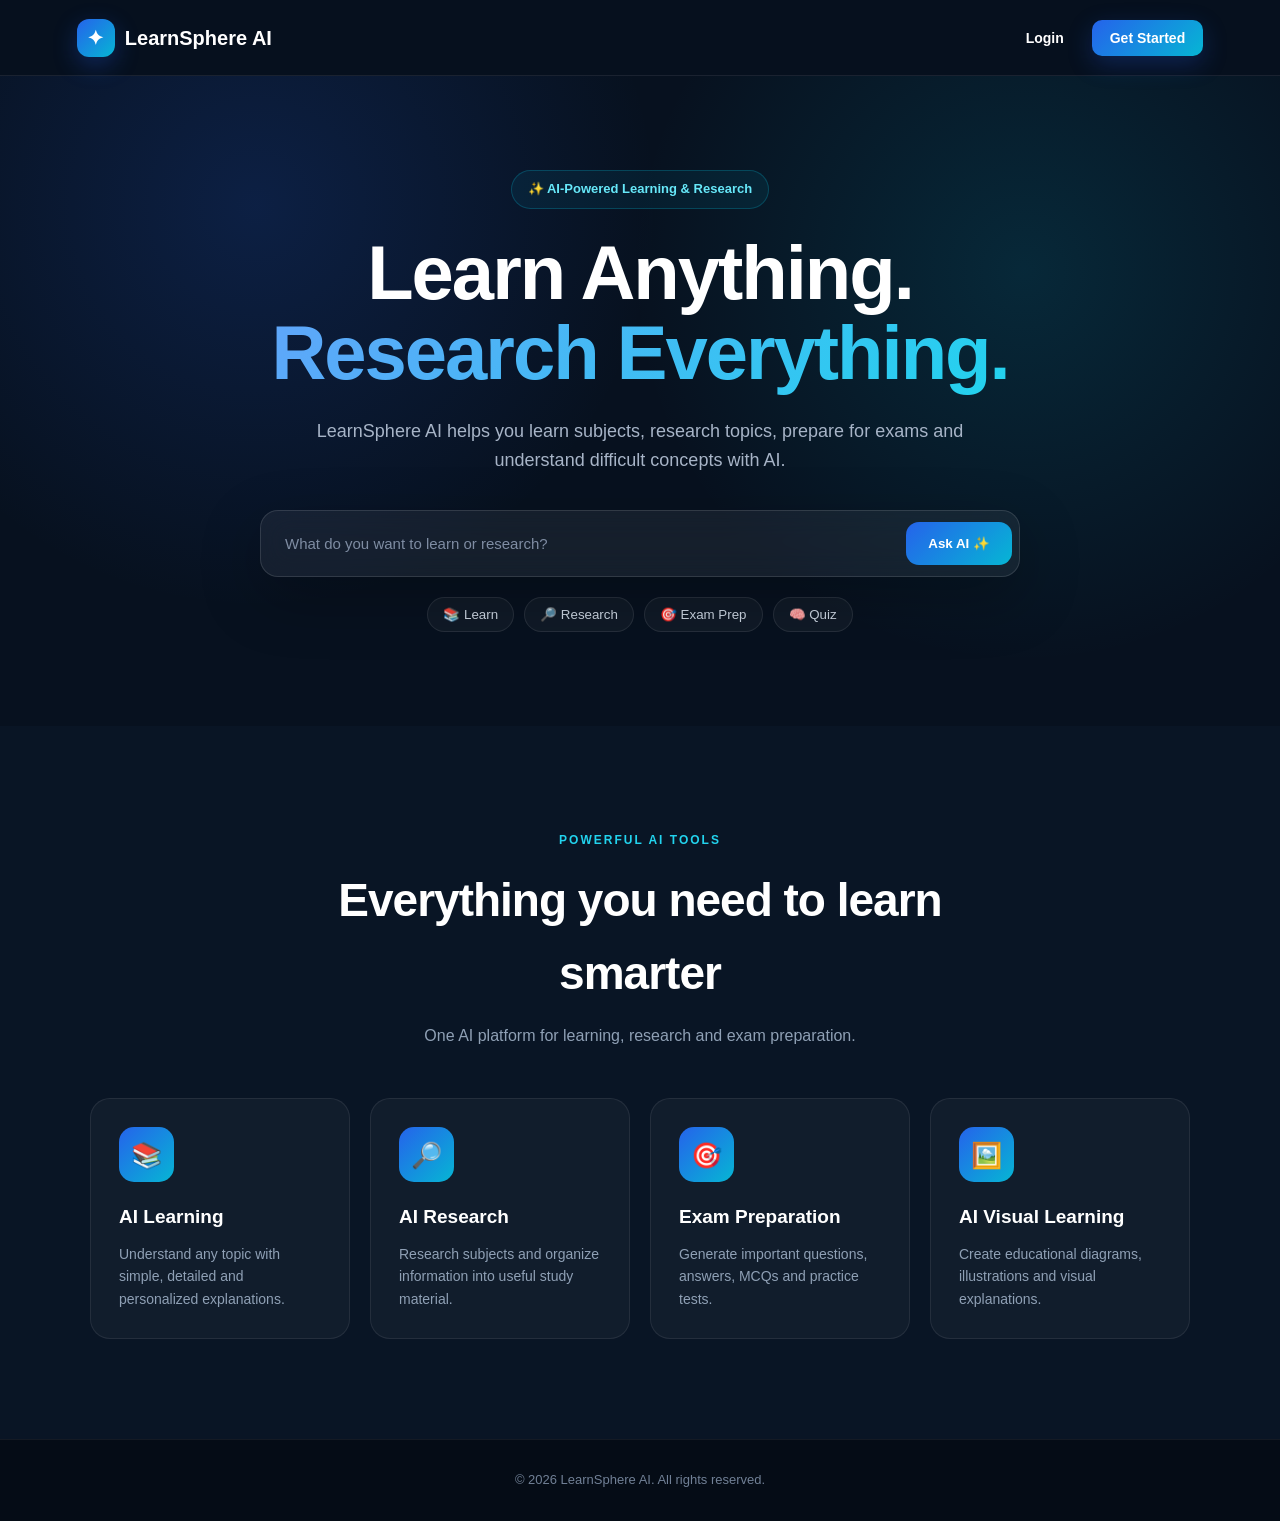
<file: index.html>
<!DOCTYPE html>
<html lang="en">
<head>
    <meta charset="UTF-8">
    <meta name="viewport" content="width=device-width, initial-scale=1.0">

    <title>LearnSphere AI</title>

    <link rel="stylesheet" href="style.css">
</head>

<body>

    <!-- Navigation -->
    <header class="navbar">

        <div class="logo">
            <span class="logo-icon">✦</span>
            <span>LearnSphere AI</span>
        </div>

        <div class="nav-buttons">
            <button class="login-btn">Login</button>
            <button class="signup-btn">Get Started</button>
        </div>

    </header>


    <!-- Hero Section -->
    <main>

        <section class="hero">

            <div class="hero-content">

                <div class="badge">
                    ✨ AI-Powered Learning & Research
                </div>

                <h1>
                    Learn Anything.<br>
                    <span>Research Everything.</span>
                </h1>

                <p>
                    LearnSphere AI helps you learn subjects, research topics,
                    prepare for exams and understand difficult concepts with AI.
                </p>


                <!-- AI Search -->
                <div class="ai-search">

                    <input
                        type="text"
                        placeholder="What do you want to learn or research?"
                        id="topicInput"
                    >

                    <button id="startLearning">
                        Ask AI ✨
                    </button>

                </div>


                <!-- Quick Modes -->
                <div class="quick-modes">

                    <button>📚 Learn</button>

                    <button>🔎 Research</button>

                    <button>🎯 Exam Prep</button>

                    <button>🧠 Quiz</button>

                </div>

            </div>

        </section>


        <!-- Features -->
        <section class="features">

            <div class="section-title">

                <span>POWERFUL AI TOOLS</span>

                <h2>
                    Everything you need to learn smarter
                </h2>

                <p>
                    One AI platform for learning, research and exam preparation.
                </p>

            </div>


            <div class="feature-grid">

                <div class="feature-card">

                    <div class="feature-icon">📚</div>

                    <h3>AI Learning</h3>

                    <p>
                        Understand any topic with simple,
                        detailed and personalized explanations.
                    </p>

                </div>


                <div class="feature-card">

                    <div class="feature-icon">🔎</div>

                    <h3>AI Research</h3>

                    <p>
                        Research subjects and organize
                        information into useful study material.
                    </p>

                </div>


                <div class="feature-card">

                    <div class="feature-icon">🎯</div>

                    <h3>Exam Preparation</h3>

                    <p>
                        Generate important questions,
                        answers, MCQs and practice tests.
                    </p>

                </div>


                <div class="feature-card">

                    <div class="feature-icon">🖼️</div>

                    <h3>AI Visual Learning</h3>

                    <p>
                        Create educational diagrams,
                        illustrations and visual explanations.
                    </p>

                </div>

            </div>

        </section>

    </main>


    <!-- Footer -->
    <footer>

        <p>
            © 2026 LearnSphere AI. All rights reserved.
        </p>

    </footer>


    <script src="script.js"></script>

</body>
</html>
</file>
<file: style.css>
/* ==========================================
   LearnSphere AI
   Main Website Styles
========================================== */

* {
    margin: 0;
    padding: 0;
    box-sizing: border-box;
}

html {
    scroll-behavior: smooth;
}

body {
    font-family: Arial, Helvetica, sans-serif;
    background: #07111f;
    color: #ffffff;
    line-height: 1.6;
}


/* ==========================================
   Navigation
========================================== */

.navbar {
    width: 100%;
    min-height: 76px;

    display: flex;
    align-items: center;
    justify-content: space-between;

    padding: 0 6%;

    background: rgba(7, 17, 31, 0.88);

    border-bottom: 1px solid rgba(255, 255, 255, 0.08);

    position: sticky;
    top: 0;
    z-index: 1000;

    backdrop-filter: blur(14px);
}

.logo {
    display: flex;
    align-items: center;
    gap: 10px;

    font-size: 20px;
    font-weight: 700;
}

.logo-icon {
    width: 38px;
    height: 38px;

    display: flex;
    align-items: center;
    justify-content: center;

    border-radius: 12px;

    background: linear-gradient(135deg, #2563eb, #06b6d4);

    color: white;

    font-size: 20px;

    box-shadow: 0 8px 25px rgba(37, 99, 235, 0.3);
}

.nav-buttons {
    display: flex;
    align-items: center;
    gap: 10px;
}

.login-btn,
.signup-btn {
    border: none;
    cursor: pointer;

    padding: 10px 18px;

    border-radius: 10px;

    font-size: 14px;
    font-weight: 600;

    transition: 0.25s ease;
}

.login-btn {
    background: transparent;
    color: #ffffff;
}

.login-btn:hover {
    background: rgba(255, 255, 255, 0.08);
}

.signup-btn {
    background: linear-gradient(135deg, #2563eb, #06b6d4);
    color: #ffffff;

    box-shadow: 0 8px 25px rgba(37, 99, 235, 0.25);
}

.signup-btn:hover {
    transform: translateY(-2px);
}


/* ==========================================
   Hero
========================================== */

.hero {
    min-height: 650px;

    display: flex;
    align-items: center;
    justify-content: center;

    padding: 90px 6%;

    text-align: center;

    background:
        radial-gradient(
            circle at 20% 20%,
            rgba(37, 99, 235, 0.18),
            transparent 35%
        ),
        radial-gradient(
            circle at 80% 30%,
            rgba(6, 182, 212, 0.14),
            transparent 35%
        ),
        #07111f;
}

.hero-content {
    width: 100%;
    max-width: 900px;
}

.badge {
    display: inline-block;

    padding: 8px 16px;

    margin-bottom: 24px;

    border: 1px solid rgba(6, 182, 212, 0.25);

    border-radius: 999px;

    background: rgba(6, 182, 212, 0.08);

    color: #67e8f9;

    font-size: 13px;
    font-weight: 600;
}

.hero h1 {
    font-size: clamp(42px, 7vw, 76px);

    line-height: 1.05;

    letter-spacing: -2px;

    margin-bottom: 25px;
}

.hero h1 span {
    background: linear-gradient(
        135deg,
        #60a5fa,
        #22d3ee
    );

    -webkit-background-clip: text;
    -webkit-text-fill-color: transparent;
}

.hero p {
    max-width: 700px;

    margin: 0 auto 35px;

    color: #a7b4c7;

    font-size: 18px;
}


/* ==========================================
   AI Search
========================================== */

.ai-search {
    width: 100%;
    max-width: 760px;

    margin: 0 auto;

    display: flex;
    align-items: center;

    padding: 7px;

    background: rgba(255, 255, 255, 0.06);

    border: 1px solid rgba(255, 255, 255, 0.12);

    border-radius: 18px;

    box-shadow:
        0 20px 60px rgba(0, 0, 0, 0.25);

    backdrop-filter: blur(15px);
}

.ai-search input {
    flex: 1;

    min-width: 0;

    padding: 17px;

    border: none;
    outline: none;

    background: transparent;

    color: #ffffff;

    font-size: 15px;
}

.ai-search input::placeholder {
    color: #7f8da3;
}

.ai-search button {
    border: none;

    padding: 14px 22px;

    border-radius: 13px;

    background: linear-gradient(
        135deg,
        #2563eb,
        #06b6d4
    );

    color: white;

    font-weight: 700;

    cursor: pointer;

    transition: 0.25s ease;
}

.ai-search button:hover {
    transform: translateY(-2px);

    box-shadow:
        0 10px 30px rgba(6, 182, 212, 0.25);
}


/* ==========================================
   Quick Modes
========================================== */

.quick-modes {
    display: flex;

    justify-content: center;

    flex-wrap: wrap;

    gap: 10px;

    margin-top: 20px;
}

.quick-modes button {
    border: 1px solid rgba(255, 255, 255, 0.09);

    background: rgba(255, 255, 255, 0.04);

    color: #cbd5e1;

    padding: 9px 15px;

    border-radius: 999px;

    cursor: pointer;

    transition: 0.25s ease;
}

.quick-modes button:hover {
    background: rgba(37, 99, 235, 0.15);

    border-color: rgba(37, 99, 235, 0.35);

    color: white;
}


/* ==========================================
   Features
========================================== */

.features {
    padding: 100px 6%;

    background: #091525;
}

.section-title {
    max-width: 700px;

    margin: 0 auto 50px;

    text-align: center;
}

.section-title span {
    color: #22d3ee;

    font-size: 12px;

    font-weight: 700;

    letter-spacing: 2px;
}

.section-title h2 {
    font-size: clamp(30px, 5vw, 46px);

    margin: 12px 0;

    letter-spacing: -1px;
}

.section-title p {
    color: #8fa0b5;

    font-size: 16px;
}

.feature-grid {
    max-width: 1100px;

    margin: auto;

    display: grid;

    grid-template-columns:
        repeat(4, 1fr);

    gap: 20px;
}

.feature-card {
    padding: 28px;

    min-height: 230px;

    border-radius: 20px;

    background: rgba(255, 255, 255, 0.035);

    border: 1px solid rgba(255, 255, 255, 0.08);

    transition: 0.3s ease;
}

.feature-card:hover {
    transform: translateY(-6px);

    border-color: rgba(6, 182, 212, 0.25);

    background: rgba(255, 255, 255, 0.055);
}

.feature-icon {
    width: 55px;
    height: 55px;

    display: flex;
    align-items: center;
    justify-content: center;

    margin-bottom: 20px;

    border-radius: 15px;

    background: linear-gradient(
        135deg,
        #2563eb,
        #06b6d4
    );

    font-size: 25px;
}

.feature-card h3 {
    margin-bottom: 10px;

    font-size: 19px;
}

.feature-card p {
    color: #8fa0b5;

    font-size: 14px;
}


/* ==========================================
   Footer
========================================== */

footer {
    padding: 30px 6%;

    text-align: center;

    background: #050c16;

    border-top: 1px solid rgba(255, 255, 255, 0.06);

    color: #718096;

    font-size: 13px;
}


/* ==========================================
   Responsive Design
========================================== */

@media (max-width: 900px) {

    .feature-grid {
        grid-template-columns:
            repeat(2, 1fr);
    }

}


@media (max-width: 600px) {

    .navbar {
        padding: 0 20px;
    }

    .logo {
        font-size: 16px;
    }

    .logo-icon {
        width: 34px;
        height: 34px;
    }

    .login-btn {
        display: none;
    }

    .signup-btn {
        padding: 9px 14px;
    }

    .hero {
        min-height: 600px;

        padding:
            70px 20px;
    }

    .hero h1 {
        font-size: 43px;

        letter-spacing: -1.5px;
    }

    .hero p {
        font-size: 15px;
    }

    .ai-search {
        flex-direction: column;

        padding: 8px;
    }

    .ai-search input {
        width: 100%;

        padding: 15px;
    }

    .ai-search button {
        width: 100%;
    }

    .features {
        padding:
            75px 20px;
    }

    .feature-grid {
        grid-template-columns: 1fr;
    }

    .feature-card {
        min-height: auto;
    }

}
</file>
